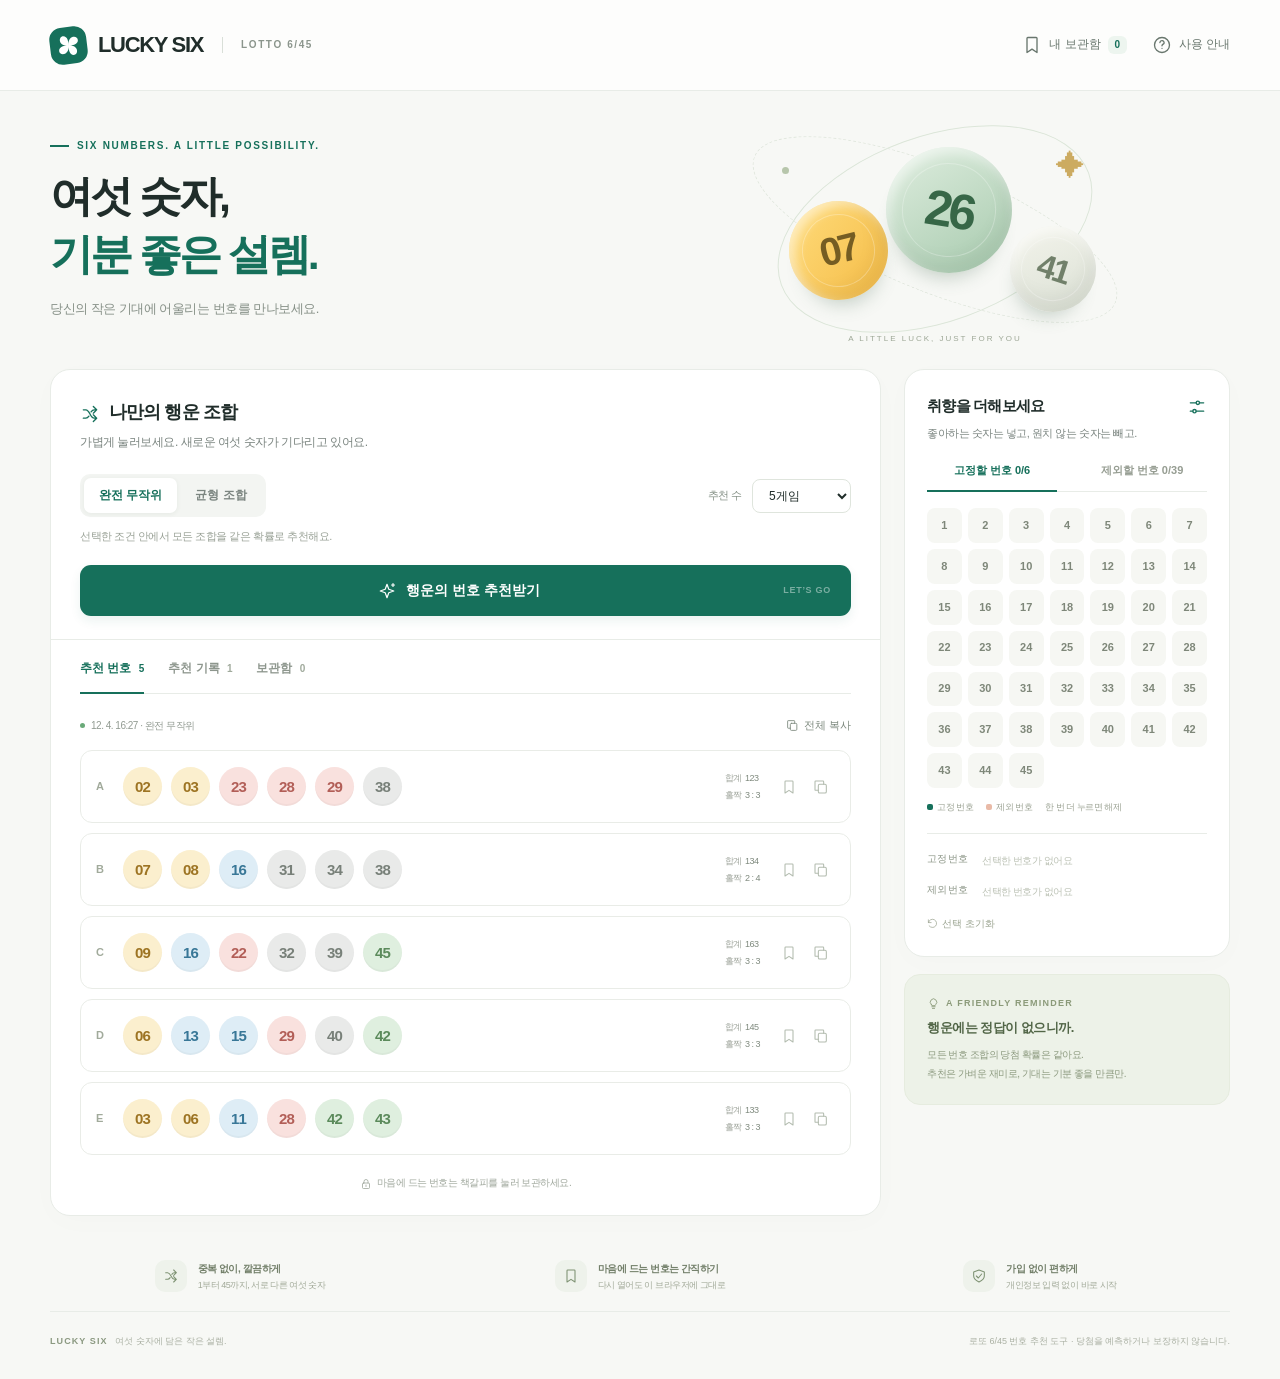
<file: lotto.html>
<!DOCTYPE html>
<html lang="ko">
<head>
  <meta charset="UTF-8">
  <meta name="viewport" content="width=device-width, initial-scale=1.0">
  <meta name="theme-color" content="#16705b">
  <meta name="description" content="나만의 로또 6/45 번호 추천. 고정 번호와 제외 번호를 설정하고 마음에 드는 조합을 보관하세요.">
  <title>LUCKY SIX — 여섯 숫자, 작은 설렘</title>
  <style>
    :root{--bg:#f7f8f5;--paper:#fff;--ink:#202d2a;--sub:#7b8580;--line:#e8ece7;--green:#16705b;--deep:#124d40;--mint:#edf5ef;--orange:#e39a37;--radius:20px;--shadow:0 6px 30px #263e2c04}
    *{box-sizing:border-box}body{margin:0;background:var(--bg);color:var(--ink);font-family:Inter,"Pretendard","Noto Sans KR",-apple-system,BlinkMacSystemFont,"Segoe UI","Malgun Gothic",sans-serif;font-size:14px;letter-spacing:-.035em;line-height:1.6}button,select{font:inherit}button{cursor:pointer}button,a{-webkit-tap-highlight-color:transparent}button{color:inherit}button:disabled{cursor:wait;opacity:.6}button:focus-visible,a:focus-visible,summary:focus-visible{outline:3px solid #deae53;outline-offset:4px}button{border:0}svg{width:20px;height:20px;vertical-align:middle;flex-shrink:0}a{color:inherit;text-decoration:none}.shell{width:min(1180px,calc(100% - 64px));margin:auto}.site-header{height:91px;border-bottom:1px solid var(--line);background:#ffffffb8}.header-inner{height:100%;display:flex;align-items:center;justify-content:space-between}.brand{display:flex;align-items:center;gap:11px;letter-spacing:-.06em;font-size:22px;font-weight:850}.brand-mark{width:37px;height:37px;border-radius:12px;background:var(--green);display:grid;place-items:center;color:#fff;transform:rotate(-7deg)}.brand-mark svg{width:25px;height:25px;transform:rotate(7deg)}.brand small{margin-left:8px;border-left:1px solid #d9dfd8;padding-left:18px;color:#8b958c;font-size:10px;letter-spacing:.16em;font-weight:600}.header-actions{display:flex;align-items:center;gap:25px}.header-action{display:flex;align-items:center;gap:7px;background:none;padding:7px 0;font-size:12px;color:#68766d}.header-action:hover{color:var(--green)}.counter{font-size:10px;font-weight:800;min-width:19px;padding:1px 5px;background:var(--mint);border-radius:6px;color:var(--green)}.hero{display:grid;grid-template-columns:1fr 1fr;align-items:center;min-height:278px;padding-top:17px;padding-bottom:19px}.eyebrow{font-size:10px;font-weight:800;letter-spacing:.17em;color:var(--green);display:flex;align-items:center;gap:8px;margin:0 0 14px}.eyebrow:before{content:"";width:19px;height:2px;background:var(--green)}h1{font-size:43px;line-height:1.34;letter-spacing:-.07em;margin:0 0 15px;font-weight:760}h1 span{color:var(--green)}.hero-copy>p:last-child{font-size:13px;color:#869087;margin:0}.hero-art{height:240px;position:relative;overflow:hidden;display:flex;align-items:center;justify-content:center;isolation:isolate}.orbit{position:absolute;border:1px solid #dce6d9;border-radius:50%;width:328px;height:186px;transform:rotate(-20deg);z-index:-1}.orbit.two{width:390px;height:125px;transform:rotate(22deg);border-style:dashed;border-color:#e2e8df}.art-ball{display:grid;place-items:center;position:absolute;border-radius:50%;font-weight:750;letter-spacing:-.08em;box-shadow:inset -9px -12px 17px #0000000d,inset 5px 6px 12px #ffffff8a,0 17px 20px -14px #46695055}.art-ball:after{content:"";position:absolute;inset:13%;border-radius:50%;border:1px solid #ffffff44}.art-one{width:99px;height:99px;background:linear-gradient(140deg,#ffdc7b,#f4bb46);font-size:39px;left:calc(50% - 146px);top:92px;transform:rotate(-14deg);color:#755d23}.art-two{width:126px;height:126px;background:linear-gradient(140deg,#e0eee0,#a5c9ac);font-size:50px;left:calc(50% - 49px);top:38px;transform:rotate(9deg);color:#376747}.art-three{width:86px;height:86px;background:linear-gradient(140deg,#f5f5ed,#d9dfd3);font-size:33px;left:calc(50% + 75px);top:117px;transform:rotate(18deg);color:#71806a}.art-star{position:absolute;color:#ccab61;font-size:29px;left:calc(50% + 121px);top:34px}.art-dot{position:absolute;width:7px;height:7px;background:#b7c6ab;border-radius:50%;left:calc(50% - 153px);top:58px}.art-caption{position:absolute;bottom:3px;left:0;right:0;text-align:center;font-size:8px;letter-spacing:.25em;color:#9da796}.workspace{display:grid;grid-template-columns:minmax(0,1fr) 326px;gap:23px;align-items:start}.card{background:var(--paper);border:1px solid var(--line);border-radius:var(--radius);box-shadow:var(--shadow)}.generator-head{padding:28px 29px 23px;border-bottom:1px solid var(--line)}.section-heading{display:flex;align-items:center;gap:9px}.section-heading svg{color:var(--green)}h2{font-size:18px;letter-spacing:-.05em;margin:0;font-weight:750}.small-label{margin:6px 0 22px;color:var(--sub);font-size:12px}.option-row{display:flex;align-items:center;justify-content:space-between;gap:18px}.mode-switch{display:flex;padding:4px;gap:3px;border-radius:10px;background:#f3f5f2}.mode-switch button{padding:8px 15px;border-radius:7px;font-size:12px;white-space:nowrap;color:var(--sub);background:transparent;font-weight:600}.mode-switch button.active{color:var(--green);background:#fff;box-shadow:0 1px 5px #233e2510}.count-field{display:flex;align-items:center;gap:10px;font-size:11px;color:#849085;white-space:nowrap}.count-field select{font-size:12px;color:var(--ink);border:1px solid #dfe5dd;background:#fff;padding:8px 27px 8px 12px;border-radius:8px;cursor:pointer}.mode-description{font-size:11px;color:#9aa297;min-height:18px;margin:11px 0 19px}.generate-btn{display:flex;align-items:center;justify-content:center;gap:10px;width:100%;padding:14px 20px;border-radius:11px;background:var(--green);color:white;font-size:14px;font-weight:650;box-shadow:0 5px 11px #16705b15;transition:background .2s,transform .2s}.generate-btn:hover{background:var(--deep);transform:translateY(-1px)}.generate-btn svg{width:18px;height:18px}.generate-btn .key-label{font-size:9px;letter-spacing:.08em;color:#ffffff6e;margin-left:auto}.generate-btn .btn-spacer{width:35px;margin-right:auto}.inline-error{margin:12px 0 0;border-radius:8px;padding:10px 12px;background:#fff3ef;color:#ac5139;font-size:12px}.inline-error[hidden]{display:none}.results-section{padding:0 29px 24px}.tabs{display:flex;align-items:center;gap:24px;border-bottom:1px solid var(--line);margin-bottom:19px}.tab{background:none;border-bottom:2px solid transparent;margin-bottom:-1px;padding:19px 0 14px;font-size:12px;font-weight:600;color:#8d968d;white-space:nowrap}.tab.active{color:var(--green);border-color:var(--green)}.tab .tab-count{margin-left:4px;font-size:10px;font-weight:600;color:#a0aa9c}.tab.active .tab-count{color:var(--green)}.result-meta{display:flex;align-items:center;justify-content:space-between;font-size:10px;color:#929b92;margin-bottom:12px}.live-dot{display:inline-block;width:5px;height:5px;background:#6aaa79;border-radius:50%;margin-right:6px;vertical-align:middle}.text-button{background:none;color:#7d897e;font-size:11px;display:inline-flex;align-items:center;gap:5px;padding:4px 0}.text-button:hover{color:var(--green)}.text-button svg{width:13px;height:13px}.result-list{display:grid;gap:10px}.result-row{display:flex;align-items:center;gap:15px;border:1px solid #e9ece7;border-radius:12px;padding:16px 15px;min-width:0;background:#fff;transition:background .2s,border-color .2s;animation:arrive .35s both}.result-row:nth-child(2){animation-delay:40ms}.result-row:nth-child(3){animation-delay:80ms}.result-row:nth-child(4){animation-delay:120ms}.result-row:nth-child(5){animation-delay:160ms}.result-row:hover{background:#fcfdfa;border-color:#d8e3d7}.row-letter{font-size:11px;font-weight:700;color:#a1aa9b;width:12px;flex-shrink:0}.number-balls{display:flex;gap:9px;align-items:center}.ball{width:39px;height:39px;display:inline-flex;justify-content:center;align-items:center;border-radius:50%;font-size:15px;font-weight:750;letter-spacing:-.05em;box-shadow:inset 0 -2px 0 #00000007;flex-shrink:0;font-variant-numeric:tabular-nums}.ball-yellow{background:#fbefce;color:#9d7423}.ball-blue{background:#deedf6;color:#387797}.ball-red{background:#f9e1de;color:#b25e57}.ball-gray{background:#e9eae9;color:#788079}.ball-green{background:#dfefdf;color:#5b8a5b}.row-info{margin-left:auto;font-size:9px;line-height:1.9;color:#a0a69d;white-space:nowrap;font-variant-numeric:tabular-nums}.row-info strong{color:#7e897d;font-weight:500;margin-left:3px}.row-actions{display:flex;align-items:center;gap:4px}.icon-button{display:grid;place-items:center;width:28px;height:30px;background:transparent;color:#b3bcaf;border-radius:7px;padding:0}.icon-button:hover{background:#edf3e9;color:var(--green)}.icon-button svg{width:16px;height:16px}.icon-button.is-saved{color:var(--green);background:var(--mint)}.icon-button.is-saved svg{fill:#16705b18}.result-footnote{text-align:center;color:#9fa79c;font-size:10px;margin:20px 0 0;display:flex;gap:5px;justify-content:center;align-items:center}.result-footnote svg{width:12px;height:12px}.sidebar{display:grid;gap:17px}.preferences{padding:24px 22px}.sidebar h2{font-size:15px}.sidebar .small-label{font-size:11px;margin:7px 0 19px}.preference-switch{display:flex;border-bottom:1px solid var(--line);margin-bottom:16px;gap:20px}.preference-switch button{font-size:11px;flex:1;white-space:nowrap;padding:0 0 11px;background:none;color:#969d92;border-bottom:2px solid transparent;margin-bottom:-1px;font-weight:600}.preference-switch button.active{color:var(--green);border-color:var(--green)}.preference-switch button[data-select-mode="exclude"].active{color:#bd725c;border-color:#bd725c}.number-grid{display:grid;grid-template-columns:repeat(7,1fr);gap:6px}.number-choice{aspect-ratio:1;background:#f6f7f3;border:1px solid transparent;border-radius:8px;display:grid;place-items:center;font-size:11px;font-weight:550;color:#7e8779;padding:0;transition:background .15s,transform .15s}.number-choice:hover{background:#e8eee3;transform:translateY(-1px)}.number-choice.fixed{background:var(--green);color:white}.number-choice.excluded{color:#c38c7b;background:#fcf0eb;text-decoration:line-through;border-color:#f1dfd6}.number-choice:focus-visible{outline-offset:1px}.grid-legend{display:flex;gap:13px;font-size:9px;color:#9ba293;margin:12px 0 18px}.grid-legend i{width:6px;height:6px;border-radius:2px;display:inline-block;margin-right:4px;background:var(--green)}.grid-legend i.exclude{background:#e9baa7}.selection-summary{padding-top:15px;border-top:1px solid var(--line);display:grid;gap:9px}.selection-line{display:flex;align-items:flex-start;gap:8px;font-size:10px}.selection-line>span{color:#8b9586;min-width:47px;padding-top:2px}.selection-values{display:flex;gap:4px;flex-wrap:wrap;align-items:center;min-height:22px}.selection-values em{font-style:normal;color:#bcc2b5;font-size:10px;padding-top:2px}.selection-chip{font-size:10px;background:var(--mint);color:var(--green);border-radius:4px;padding:2px 5px;line-height:1.7}.selection-chip.excluded{background:#fcf0eb;color:#ba806b}.selection-chip span{opacity:.5;padding-left:3px}.reset-button{font-size:10px;color:#9ba491;background:none;margin:14px 0 0;padding:0;display:flex;align-items:center;gap:4px}.reset-button:hover{color:var(--green)}.reset-button svg{width:11px;height:11px}.note-card{padding:21px 22px;background:#edf2e8;border:1px solid #e6ecdf;border-radius:16px}.note-kicker{font-size:9px;font-weight:750;color:#8b9a79;letter-spacing:.14em;margin:0 0 8px;display:flex;align-items:center;gap:6px}.note-kicker svg{width:13px;height:13px}.note-card h3{font-size:13px;color:#526647;margin:0 0 6px;font-weight:650}.note-card>p:last-child{font-size:10px;line-height:1.9;color:#8c9a7f;margin:0}.bottom-strip{margin:25px 0 0;padding:19px 0;display:grid;grid-template-columns:repeat(3,1fr);gap:20px;border-bottom:1px solid var(--line)}.benefit{display:flex;align-items:center;gap:11px;justify-content:center}.benefit-icon{width:32px;height:32px;border-radius:10px;background:#eef2eb;display:grid;place-items:center;color:#7e9273}.benefit-icon svg{width:16px;height:16px}.benefit strong{display:block;font-size:10px;color:#727f69;font-weight:600}.benefit p{margin:1px 0 0;font-size:9px;color:#a1a998}.site-footer{padding:22px 0 30px;display:flex;justify-content:space-between;gap:15px;font-size:9px;color:#aab0a3;letter-spacing:0}.site-footer b{font-weight:700;letter-spacing:.12em;color:#8b9981}.site-footer p{margin:0}.empty-state{text-align:center;padding:49px 12px 60px;color:var(--sub)}.empty-state>svg{width:29px;height:29px;color:#9caf8e;margin-bottom:12px}.empty-state h3{font-size:14px;color:#66785c;margin:0 0 6px}.empty-state p{font-size:11px;margin:0}.history-item{border:1px solid var(--line);border-radius:11px;margin-bottom:10px;overflow:hidden}.history-item summary{display:flex;align-items:center;gap:8px;padding:14px 15px;cursor:pointer;font-size:11px;color:#6e7c65;list-style:none}.history-item summary::-webkit-details-marker{display:none}.history-item summary:after{content:"+";margin-left:auto;color:#8b9d7e}.history-item[open] summary:after{content:"−"}.history-item summary span{font-size:10px;color:#a0aa97}.history-games{padding:0 9px 9px;display:grid;gap:6px}.history-games .result-row{border-color:#eff1ec;padding:12px 9px;gap:12px;animation:none}.history-games .ball{width:34px;height:34px;font-size:13px}.history-games .number-balls{gap:7px}.history-games .row-info{display:none}.history-games .row-actions{margin-left:auto}.toast{position:fixed;bottom:28px;left:50%;transform:translate(-50%,15px);background:#203a30;color:white;border-radius:12px;padding:13px 21px;font-size:12px;box-shadow:0 7px 30px #18312526;opacity:0;pointer-events:none;transition:opacity .2s,transform .2s;z-index:20;max-width:calc(100% - 32px);text-align:center;width:max-content}.toast.visible{opacity:1;transform:translate(-50%,0)}dialog{border:1px solid var(--line);border-radius:20px;padding:30px;max-width:460px;width:calc(100% - 40px);color:var(--ink);box-shadow:0 30px 100px #18312522}dialog::backdrop{background:#172b2560;backdrop-filter:blur(3px)}.dialog-heading{display:flex;align-items:center;justify-content:space-between;gap:10px;margin-bottom:22px}.dialog-heading h2{font-size:20px}dialog h3{font-size:13px;margin:18px 0 5px;color:var(--green)}dialog p{font-size:12px;color:#87907f;line-height:1.9;margin:0}dialog .dialog-close{margin-top:25px;width:100%;padding:12px;background:var(--green);color:white;border-radius:9px}.help-probability{margin-top:19px;background:var(--mint);padding:14px;border-radius:10px;font-size:12px;color:var(--green);text-align:center}.help-probability strong{font-size:18px;display:block;letter-spacing:.02em}.sr-only{position:absolute;width:1px;height:1px;padding:0;margin:-1px;overflow:hidden;clip:rect(0,0,0,0);white-space:nowrap;border:0}@keyframes arrive{from{opacity:0;transform:translateY(7px)}to{opacity:1;transform:translateY(0)}}
    @media(min-width:1400px){.shell{width:1180px}.hero{min-height:292px}.hero-art{margin-right:45px}.workspace{grid-template-columns:minmax(0,1fr) 342px;gap:26px}.generator-head{padding:28px 32px 23px}.results-section{padding:0 32px 26px}.result-row{padding:17px 18px;gap:18px}.number-balls{gap:11px}.ball{width:42px;height:42px;font-size:16px}.preferences{padding:25px 25px}.number-grid{gap:7px}}
    @media(max-width:1080px){.shell{width:calc(100% - 48px)}.workspace{grid-template-columns:minmax(0,1fr) 290px;gap:18px}.generator-head{padding:23px 21px 21px}.results-section{padding:0 21px 22px}.result-row{gap:10px;padding:15px 11px}.number-balls{gap:6px}.ball{width:34px;height:34px;font-size:14px}.row-info{display:none}.row-actions{margin-left:auto}.preferences{padding:23px 18px}.option-row{gap:10px}.mode-switch button{padding:8px 10px}.count-field{gap:6px}.hero{min-height:265px}h1{font-size:39px}}
    @media(max-width:800px){.shell{width:calc(100% - 40px);max-width:620px}.site-header{height:77px}.brand{font-size:20px}.brand small{display:none}.header-actions{gap:18px}.header-action{font-size:11px}.header-action svg{width:17px;height:17px}.hero{min-height:250px;grid-template-columns:1.1fr .9fr;padding:26px 0}.hero-art{height:200px;margin-right:-10px}.orbit{width:220px;height:140px}.orbit.two{width:255px;height:105px}.art-one{width:70px;height:70px;font-size:28px;left:calc(50% - 89px);top:89px}.art-two{width:88px;height:88px;font-size:36px;left:calc(50% - 28px);top:36px}.art-three{width:61px;height:61px;font-size:24px;left:calc(50% + 40px);top:117px}.art-star{left:calc(50% + 68px);top:28px;font-size:24px}.art-dot{left:calc(50% - 82px);top:38px}.art-caption{font-size:6px;letter-spacing:.12em;bottom:0}h1{font-size:32px;line-height:1.4}.eyebrow{font-size:8px;letter-spacing:.1em}.hero-copy>p:last-child{font-size:10px;max-width:190px;word-break:keep-all}.workspace{display:flex;flex-direction:column;gap:18px}.generator{width:100%}.sidebar{width:100%;grid-template-columns:1fr}.preferences{padding:24px}.number-grid{grid-template-columns:repeat(9,1fr);gap:8px}.number-choice{font-size:12px}.sidebar h2{font-size:16px}.sidebar .small-label{margin-bottom:19px}.selection-line{font-size:11px}.preference-switch{max-width:280px}.grid-legend{font-size:10px}.note-card{padding:20px 24px}.note-card h3{font-size:14px}.note-card>p:last-child{font-size:11px}.result-row{padding:17px 16px;gap:15px}.number-balls{gap:10px}.ball{width:42px;height:42px;font-size:16px}.row-info{display:block}.row-actions{margin-left:0}.bottom-strip{gap:12px}.benefit{gap:7px}.benefit strong{font-size:9px}.benefit p{font-size:8px}.benefit-icon{width:27px;height:27px}.site-footer{flex-wrap:wrap;gap:5px}.site-footer p:last-child{width:100%}.note-kicker{font-size:9px}}
    @media(max-width:500px){.shell{width:calc(100% - 32px)}.header-actions{gap:14px}.header-action .help-label{display:none}.brand{font-size:18px;gap:8px}.brand-mark{width:31px;height:31px;border-radius:10px}.brand-mark svg{width:21px;height:21px}.hero{min-height:228px;padding:18px 0;grid-template-columns:1.2fr .8fr}.hero-art{height:185px;margin-left:-25px;margin-right:-8px}h1{font-size:28px}.eyebrow{font-size:7px;gap:5px;margin-bottom:12px}.eyebrow:before{width:12px}.hero-copy>p:last-child{font-size:10px;max-width:172px}.art-one{width:57px;height:57px;font-size:24px;left:calc(50% - 65px);top:84px}.art-two{width:73px;height:73px;font-size:30px;left:calc(50% - 17px);top:33px}.art-three{width:51px;height:51px;font-size:20px;left:calc(50% + 34px);top:108px}.orbit{width:166px;height:121px}.orbit.two{width:175px;height:85px}.art-star{left:calc(50% + 62px);top:18px;font-size:20px}.art-dot{left:calc(50% - 55px);top:34px;width:5px;height:5px}.art-caption{font-size:5px;letter-spacing:.05em;bottom:5px}.generator-head{padding:23px 18px 20px}h2{font-size:16px}.small-label{font-size:11px;margin-bottom:18px}.option-row{gap:8px}.mode-switch{gap:0;padding:3px}.mode-switch button{font-size:10px;padding:8px 10px}.count-field{font-size:10px;gap:5px}.count-field select{font-size:11px;padding:8px 19px 8px 8px;max-width:83px}.mode-description{font-size:10px;margin:10px 0 16px;word-break:keep-all}.generate-btn{padding:13px 15px;font-size:13px}.generate-btn .key-label,.generate-btn .btn-spacer{display:none}.results-section{padding:0 13px 22px}.tabs{margin:0 5px 17px;gap:23px}.tab{font-size:11px;padding:18px 0 13px}.result-meta{margin:0 5px 12px;font-size:9px}.result-row{padding:14px 10px;gap:9px;border-radius:10px}.row-letter{font-size:9px;width:9px}.number-balls{gap:6px}.ball{width:34px;height:34px;font-size:14px}.row-info{display:none}.row-actions{gap:1px;margin-left:auto}.icon-button{width:24px;height:28px}.icon-button svg{width:14px;height:14px}.result-footnote{font-size:9px;margin-top:18px}.preferences{padding:22px 21px}.number-grid{gap:7px}.number-choice{border-radius:7px;font-size:11px}.bottom-strip{grid-template-columns:1fr;gap:17px;padding:22px 0}.benefit{justify-content:flex-start;padding-left:12px;gap:11px}.benefit strong{font-size:11px}.benefit p{font-size:10px}.benefit-icon{width:33px;height:33px}.site-footer{font-size:8px}.history-games .result-row{gap:6px;padding:12px 6px}.history-games .ball{width:30px;height:30px;font-size:12px}.history-games .number-balls{gap:5px}.history-games .icon-button{width:23px}.history-item summary{padding:13px 12px;font-size:10px}.history-item summary span{font-size:9px}}
    @media(max-width:359px){.count-field>span{display:none}.ball{width:30px;height:30px;font-size:12px}.number-balls{gap:5px}.result-row{gap:7px;padding:12px 8px}.icon-button{width:22px}.tabs{gap:20px}.hero-art{opacity:.8}.hero-copy{z-index:1}.header-action{font-size:10px}.number-grid{gap:5px}.history-games .ball{width:26px;height:26px}.history-games .number-balls{gap:4px}}
    @media(prefers-reduced-motion:reduce){*,*:before,*:after{animation:none!important;transition:none!important;scroll-behavior:auto!important}}
  </style>
</head>
<body>
  <a class="sr-only" href="#generator">번호 추천으로 바로 가기</a>
  <header class="site-header">
    <div class="shell header-inner">
      <a class="brand" href="./lotto.html" aria-label="럭키 식스 홈"><span class="brand-mark" aria-hidden="true"><svg viewBox="0 0 24 24" fill="none"><path d="M12 12C2 13 2 3 7 3c4 0 5 5 5 9Zm0 0C11 2 21 2 21 7c0 4-5 5-9 5Zm0 0c10-1 10 9 5 9-4 0-5-5-5-9Zm0 0c1 10-9 10-9 5 0-4 5-5 9-5Z" fill="currentColor"/></svg></span>LUCKY SIX <small>LOTTO 6/45</small></a>
      <nav class="header-actions" aria-label="보조 메뉴"><button class="header-action" id="open-saved"><span data-icon="bookmark"></span>내 보관함 <span class="counter" id="header-saved-count">0</span></button><button class="header-action" id="open-help" aria-haspopup="dialog"><span data-icon="help"></span><span class="help-label">사용 안내</span></button></nav>
    </div>
  </header>
  <main class="shell">
    <section class="hero" aria-labelledby="hero-title">
      <div class="hero-copy"><p class="eyebrow">SIX NUMBERS. A LITTLE POSSIBILITY.</p><h1 id="hero-title">여섯 숫자,<br><span>기분 좋은 설렘.</span></h1><p>당신의 작은 기대에 어울리는 번호를 만나보세요.</p></div>
      <div class="hero-art" aria-hidden="true"><div class="orbit"></div><div class="orbit two"></div><span class="art-dot"></span><span class="art-star">✦</span><div class="art-ball art-one">07</div><div class="art-ball art-two">26</div><div class="art-ball art-three">41</div><span class="art-caption">A LITTLE LUCK, JUST FOR YOU</span></div>
    </section>
    <div class="workspace">
      <section class="card generator" id="generator" aria-labelledby="generator-title">
        <div class="generator-head"><div class="section-heading"><span data-icon="shuffle"></span><h2 id="generator-title">나만의 행운 조합</h2></div><p class="small-label">가볍게 눌러보세요. 새로운 여섯 숫자가 기다리고 있어요.</p>
          <div class="option-row"><div class="mode-switch" role="group" aria-label="추천 방식"><button class="active" data-mode="random" aria-pressed="true">완전 무작위</button><button data-mode="balanced" aria-pressed="false">균형 조합</button></div><label class="count-field" for="game-count"><span>추천 수</span><select id="game-count"><option value="1">1게임</option><option value="3">3게임</option><option value="5" selected>5게임</option><option value="10">10게임</option></select></label></div>
          <p class="mode-description" id="mode-description">선택한 조건 안에서 모든 조합을 같은 확률로 추천해요.</p>
          <button class="generate-btn" id="generate"><span class="btn-spacer"></span><span data-icon="sparkles"></span><span id="generate-label">행운의 번호 추천받기</span><span class="key-label" aria-hidden="true">LET’S GO</span></button><p class="inline-error" id="generation-error" role="alert" hidden></p>
        </div>
        <div class="results-section"><div class="tabs" role="tablist" aria-label="추천 번호와 기록"><button class="tab active" id="tab-current" role="tab" aria-selected="true" aria-controls="panel-current" tabindex="0" data-view="current">추천 번호 <span class="tab-count" id="current-count">5</span></button><button class="tab" id="tab-history" role="tab" aria-selected="false" aria-controls="panel-history" tabindex="-1" data-view="history">추천 기록 <span class="tab-count" id="history-count">0</span></button><button class="tab" id="tab-saved" role="tab" aria-selected="false" aria-controls="panel-saved" tabindex="-1" data-view="saved">보관함 <span class="tab-count" id="saved-count">0</span></button></div>
          <div id="panel-current" role="tabpanel" aria-labelledby="tab-current"><div class="result-meta"><span id="result-time"><span class="live-dot"></span>방금 추천한 번호</span><button class="text-button" id="copy-all"><span data-icon="copy"></span>전체 복사</button></div><div class="result-list" id="current-list"></div><p class="result-footnote"><span data-icon="lock"></span>마음에 드는 번호는 책갈피를 눌러 보관하세요.</p></div>
          <div id="panel-history" role="tabpanel" aria-labelledby="tab-history" hidden><div class="result-meta"><span>이 브라우저에 최근 20회까지 보관해요.</span><span id="history-total"></span></div><div id="history-list"></div></div>
          <div id="panel-saved" role="tabpanel" aria-labelledby="tab-saved" hidden><div class="result-meta"><span>다시 만나고 싶은 나의 번호</span><button class="text-button" id="copy-saved"><span data-icon="copy"></span>전체 복사</button></div><div class="result-list" id="saved-list"></div></div>
        </div>
      </section>
      <aside class="sidebar" aria-label="번호 선택 설정과 안내">
        <section class="card preferences" aria-labelledby="preferences-title"><div class="section-heading"><h2 id="preferences-title">취향을 더해보세요</h2><span data-icon="sliders" style="margin-left:auto;color:#a7b19e"></span></div><p class="small-label">좋아하는 숫자는 넣고, 원치 않는 숫자는 빼고.</p><div class="preference-switch" role="group" aria-label="번호 선택 용도"><button class="active" data-select-mode="fixed" aria-pressed="true">고정할 번호 <span id="fixed-count">0</span>/6</button><button data-select-mode="exclude" aria-pressed="false">제외할 번호 <span id="exclude-count">0</span>/39</button></div><div class="number-grid" id="number-grid" role="group" aria-label="고정할 번호 선택"></div><div class="grid-legend"><span><i></i>고정 번호</span><span><i class="exclude"></i>제외 번호</span><span>한 번 더 누르면 해제</span></div><div class="selection-summary"><div class="selection-line"><span>고정 번호</span><div class="selection-values" id="fixed-values"></div></div><div class="selection-line"><span>제외 번호</span><div class="selection-values" id="excluded-values"></div></div></div><button class="reset-button" id="reset-options"><span data-icon="reset"></span>선택 초기화</button></section>
        <section class="note-card"><p class="note-kicker"><span data-icon="lightbulb"></span>A FRIENDLY REMINDER</p><h3>행운에는 정답이 없으니까.</h3><p>모든 번호 조합의 당첨 확률은 같아요.<br>추천은 가벼운 재미로, 기대는 기분 좋을 만큼만.</p></section>
      </aside>
    </div>
    <div class="bottom-strip"><div class="benefit"><span class="benefit-icon" data-icon="shuffle"></span><div><strong>중복 없이, 깔끔하게</strong><p>1부터 45까지, 서로 다른 여섯 숫자</p></div></div><div class="benefit"><span class="benefit-icon" data-icon="bookmark"></span><div><strong>마음에 드는 번호는 간직하기</strong><p>다시 열어도 이 브라우저에 그대로</p></div></div><div class="benefit"><span class="benefit-icon" data-icon="shield"></span><div><strong>가입 없이 편하게</strong><p>개인정보 입력 없이 바로 시작</p></div></div></div>
    <footer class="site-footer"><p><b>LUCKY SIX</b> &nbsp; 여섯 숫자에 담은 작은 설렘.</p><p>로또 6/45 번호 추천 도구 · 당첨을 예측하거나 보장하지 않습니다.</p></footer>
  </main>
  <dialog id="help-dialog" aria-labelledby="help-title"><div class="dialog-heading"><h2 id="help-title">작은 행운을 고르는 방법</h2><button class="icon-button" id="close-help" aria-label="사용 안내 닫기"><span data-icon="close"></span></button></div><h3>01. 원하는 방식으로 추천받기</h3><p>완전 무작위는 선택한 고정·제외 조건에 맞는 조합을 무작위로 골라요. 균형 조합은 여기에 홀수와 짝수, 낮은 수(1~22)와 높은 수(23~45)가 각각 2~4개씩 포함되는 조건을 더해요.</p><h3>02. 나만의 조건 더하기</h3><p>고정할 번호 또는 제외할 번호를 선택한 뒤 숫자를 눌러주세요. 다른 용도로 지정된 숫자를 누르면 용도가 바뀌어요. 설정은 다음 추천부터 반영돼요. 같은 회차의 추천에는 동일한 조합이 중복되지 않아요.</p><h3>03. 마음에 드는 조합 보관하기</h3><p>번호 옆 책갈피로 최대 100개 조합을 보관할 수 있어요. 추천 기록과 보관함은 현재 브라우저에만 저장되며, 브라우저 데이터를 지우면 함께 사라져요. 비공개 모드나 저장이 차단된 환경에서는 보관되지 않을 수 있어요.</p><div class="help-probability">한 조합의 6개 번호가 모두 일치할 확률<strong>1 / 8,145,060</strong></div><p style="margin-top:12px;text-align:center;font-size:10px">균형 조건이나 과거 기록은 당첨 확률을 높여주지 않아요.</p><button class="dialog-close" id="help-done">좋아요, 시작할게요</button></dialog>
  <div class="toast" id="toast" role="status" aria-live="polite" aria-atomic="true"></div>
  <div class="sr-only" id="generation-announcement" aria-live="polite" aria-atomic="true"></div>
  <script>
    'use strict';
    const $ = (selector) => document.querySelector(selector);
    const $$ = (selector) => [...document.querySelectorAll(selector)];
    const ICONS = {
      shuffle:'<path d="m16 3 4 4-4 4M4 7h3c5 0 5 10 10 10h3M16 13l4 4-4 4M4 17h3c1.6 0 2.7-1 3.7-2.5M13.3 9.5C14.3 8 15.4 7 17 7h3"/>',
      bookmark:'<path d="M6 4a1 1 0 0 1 1-1h10a1 1 0 0 1 1 1v17l-6-4-6 4V4Z"/>',
      help:'<circle cx="12" cy="12" r="9"/><path d="M9.5 9a2.5 2.5 0 0 1 5 .5c0 1.5-2.5 1.5-2.5 3.5M12 16h.01"/>',
      copy:'<rect x="8" y="8" width="12" height="13" rx="2"/><path d="M16 8V4a1 1 0 0 0-1-1H4a1 1 0 0 0-1 1v12a1 1 0 0 0 1 1h4"/>',
      sparkles:'<path d="m12 3 2.4 6.6L21 12l-6.6 2.4L12 21l-2.4-6.6L3 12l6.6-2.4L12 3ZM20 2v4M18 4h4"/>',
      sliders:'<path d="M4 7h7M15 7h5M4 17h3M11 17h9"/><circle cx="13" cy="7" r="2"/><circle cx="9" cy="17" r="2"/>',
      reset:'<path d="M3 10a9 9 0 1 1 1.5 7M3 4v6h6"/>',
      lock:'<rect x="5" y="10" width="14" height="11" rx="2"/><path d="M8 10V7a4 4 0 0 1 8 0v3M12 14v3"/>',
      lightbulb:'<path d="M9 18h6M10 21h4M8 14a6 6 0 1 1 8 0c-1 .8-1 2-1 2H9s0-1.2-1-2Z"/>',
      shield:'<path d="m12 3 8 3v6c0 5-8 9-8 9s-8-4-8-9V6l8-3Z"/><path d="m8 12 3 3 5-6"/>',
      close:'<path d="m6 6 12 12M6 18 18 6"/>'
    };
    const icon = name => `<svg viewBox="0 0 24 24" fill="none" stroke="currentColor" stroke-width="1.6" stroke-linecap="round" stroke-linejoin="round" aria-hidden="true">${ICONS[name] || ''}</svg>`;
    $$('[data-icon]').forEach(el => { el.innerHTML = icon(el.dataset.icon); });
    const STORAGE_KEY = 'lucky-six-v1';
    const validNumber = n => Number.isInteger(n) && n >= 1 && n <= 45;
    const validGame = game => Array.isArray(game) && game.length === 6 && game.every(validNumber) && new Set(game).size === 6;
    const sorted = values => [...values].sort((a,b) => a-b);
    const gameKey = game => sorted(game).join('-');
    let storageWarningShown = false;
    let toastTimer;
    function toast(message) {
      clearTimeout(toastTimer);
      $('#toast').textContent = message;
      $('#toast').classList.add('visible');
      toastTimer = setTimeout(() => $('#toast').classList.remove('visible'), 3200);
    }
    function loadState() {
      let data;
      try { data = JSON.parse(localStorage.getItem(STORAGE_KEY) || '{}'); } catch { data = {}; }
      if (!data || typeof data !== 'object') data = {};
      const fixed = new Set(Array.isArray(data.fixed) ? data.fixed.filter(validNumber).slice(0,6) : []);
      const excluded = new Set(Array.isArray(data.excluded) ? data.excluded.filter(n => validNumber(n) && !fixed.has(n)).slice(0,39) : []);
      const history = Array.isArray(data.history) ? data.history.filter(batch => batch && Number.isFinite(batch.time) && Number.isFinite(new Date(batch.time).getTime()) && Array.isArray(batch.games) && batch.games.length > 0 && batch.games.length <= 10 && batch.games.every(validGame) && ['random','balanced'].includes(batch.mode)).slice(0,20).map(batch => ({time:batch.time, mode:batch.mode, games:batch.games.map(sorted)})) : [];
      const saved = Array.isArray(data.saved) ? [...new Map(data.saved.filter(validGame).map(game => [gameKey(game),sorted(game)])).values()].slice(0,100) : [];
      return {fixed,excluded,history,saved,mode:data.mode === 'balanced' ? 'balanced' : 'random',count:[1,3,5,10].includes(data.count) ? data.count : 5};
    }
    const state = loadState();
    let selectionMode = 'fixed';
    let currentView = 'current';
    let currentBatch = state.history[0] || null;
    function persist() {
      try { localStorage.setItem(STORAGE_KEY, JSON.stringify({...state, fixed:[...state.fixed], excluded:[...state.excluded]})); }
      catch { if (!storageWarningShown) { storageWarningShown = true; toast('브라우저 저장이 차단되어 있어요. 이번 창에서만 이용할 수 있어요.'); } }
    }
    // Count eligible combinations, then select distinct random ranks. This avoids
    // retry loops and gives every eligible combination the same selection chance.
    function createSampler(fixedNumbers, excludedNumbers, balanced) {
      const fixed = sorted(fixedNumbers);
      const unavailable = new Set([...fixedNumbers,...excludedNumbers]);
      const pool = Array.from({length:45},(_,i) => i+1).filter(n => !unavailable.has(n));
      const startOdd = fixed.filter(n => n%2).length;
      const startLow = fixed.filter(n => n<=22).length;
      const memo = new Map();
      function ways(index, remaining, odd, low) {
        if (remaining < 0 || pool.length-index < remaining) return 0;
        if (balanced && (odd>4 || low>4 || odd+remaining<2 || low+remaining<2)) return 0;
        if (remaining === 0) return 1;
        const key = balanced ? `${index},${remaining},${odd},${low}` : `${index},${remaining}`;
        if (memo.has(key)) return memo.get(key);
        const n = pool[index];
        const result = ways(index+1,remaining-1,odd+n%2,low+(n<=22 ? 1:0)) + ways(index+1,remaining,odd,low);
        memo.set(key,result);
        return result;
      }
      const total = ways(0,6-fixed.length,startOdd,startLow);
      function at(rank) {
        if (!Number.isInteger(rank) || rank<0 || rank>=total) throw new RangeError('조합 순위가 범위를 벗어났습니다.');
        const numbers = [...fixed];
        let remaining = 6-fixed.length, odd = startOdd, low = startLow;
        for (let index=0; remaining>0 && index<pool.length; index++) {
          const n = pool[index];
          const take = ways(index+1,remaining-1,odd+n%2,low+(n<=22 ? 1:0));
          if (rank < take) { numbers.push(n); remaining--; odd += n%2; low += n<=22 ? 1:0; }
          else rank -= take;
        }
        return sorted(numbers);
      }
      return {total,at};
    }
    function randomInt(max) {
      if (!Number.isInteger(max) || max<1 || max>0x100000000) throw new RangeError('잘못된 무작위 범위입니다.');
      if (!globalThis.crypto?.getRandomValues) return Math.floor(Math.random()*max);
      const limit = Math.floor(0x100000000/max)*max;
      const buffer = new Uint32Array(1);
      do { crypto.getRandomValues(buffer); } while (buffer[0] >= limit);
      return buffer[0]%max;
    }
    function sampleGames(sampler, count) {
      const swaps = new Map(), games = [];
      let remaining = sampler.total;
      for (let i=0;i<Math.min(count,sampler.total);i++) {
        const index = randomInt(remaining), rank = swaps.get(index) ?? index;
        swaps.set(index, swaps.get(remaining-1) ?? remaining-1);
        swaps.delete(remaining-1);
        remaining--;
        games.push(sampler.at(rank));
      }
      return games;
    }
    const ballClass = n => n<=10 ? 'yellow' : n<=20 ? 'blue' : n<=30 ? 'red' : n<=40 ? 'gray' : 'green';
    function rowHTML(game,index) {
      const key = gameKey(game), saved = state.saved.some(item => gameKey(item)===key);
      const odd = game.filter(n=>n%2).length;
      return `<div class="result-row"><span class="row-letter" aria-hidden="true">${String.fromCharCode(65+index%26)}</span><div class="number-balls" aria-label="${game.join(', ')}">${game.map(n=>`<span class="ball ball-${ballClass(n)}">${String(n).padStart(2,'0')}</span>`).join('')}</div><div class="row-info">합계<strong>${game.reduce((a,b)=>a+b,0)}</strong><br>홀짝<strong>${odd} : ${6-odd}</strong></div><div class="row-actions"><button class="icon-button ${saved?'is-saved':''}" data-save="${key}" aria-label="${game.join(', ')} ${saved?'보관 해제':'보관하기'}" aria-pressed="${saved}" title="${saved?'보관 해제':'보관하기'}">${icon('bookmark')}</button><button class="icon-button" data-copy="${key}" aria-label="${game.join(', ')} 복사" title="번호 복사">${icon('copy')}</button></div></div>`;
    }
    const formatTime = time => new Intl.DateTimeFormat('ko-KR',{month:'numeric',day:'numeric',hour:'2-digit',minute:'2-digit',hour12:false}).format(new Date(time));
    function renderCurrent() {
      $('#current-list').innerHTML = currentBatch ? currentBatch.games.map(rowHTML).join('') : '';
      $('#current-count').textContent = currentBatch?.games.length || 0;
      $('#result-time').innerHTML = currentBatch ? `<span class="live-dot"></span>${formatTime(currentBatch.time)} · ${currentBatch.mode==='balanced'?'균형 조합':'완전 무작위'}` : '';
    }
    function renderHistory() {
      $('#history-count').textContent = state.history.length;
      $('#history-total').textContent = `${state.history.length}회`;
      $('#history-list').innerHTML = state.history.length ? state.history.map(batch => `<details class="history-item"><summary>${formatTime(batch.time)}<span>· ${batch.mode==='balanced'?'균형 조합':'완전 무작위'} · ${batch.games.length}게임</span></summary><div class="history-games">${batch.games.map(rowHTML).join('')}</div></details>`).join('') : `<div class="empty-state">${icon('shuffle')}<h3>첫 번째 추천을 기다리고 있어요</h3><p>번호를 추천받으면 최근 기록이 여기에 남아요.</p></div>`;
    }
    function renderSaved() {
      $('#saved-count').textContent = state.saved.length;
      $('#header-saved-count').textContent = state.saved.length;
      $('#copy-saved').hidden = !state.saved.length;
      $('#saved-list').innerHTML = state.saved.length ? state.saved.map(rowHTML).join('') : `<div class="empty-state">${icon('bookmark')}<h3>마음에 드는 숫자를 간직해보세요</h3><p>번호 옆 책갈피를 누르면 이곳에서 다시 볼 수 있어요.</p></div>`;
    }
    function refreshSavedButtons() {
      $$('[data-save]').forEach(button => {
        const saved = state.saved.some(game => gameKey(game)===button.dataset.save);
        button.classList.toggle('is-saved',saved);
        button.setAttribute('aria-pressed',String(saved));
        button.setAttribute('aria-label',`${button.dataset.save.split('-').join(', ')} ${saved?'보관 해제':'보관하기'}`);
        button.title = saved?'보관 해제':'보관하기';
      });
    }
    function showView(view, moveFocus=false) {
      currentView = view;
      $$('.tab').forEach(tab => { const active = tab.dataset.view===view; tab.classList.toggle('active',active); tab.setAttribute('aria-selected',String(active)); tab.tabIndex=active?0:-1; });
      ['current','history','saved'].forEach(name => { $(`#panel-${name}`).hidden = name!==view; });
      if (moveFocus) $(`#tab-${view}`).focus();
    }
    function renderOptions() {
      $$('[data-mode]').forEach(button=>{ const active=button.dataset.mode===state.mode; button.classList.toggle('active',active);button.setAttribute('aria-pressed',String(active)); });
      $('#game-count').value=state.count;
      $('#mode-description').textContent=state.mode==='balanced'?'홀짝 · 낮은 수/높은 수를 각각 2~4개씩 고르게 담아요.':'선택한 조건 안에서 모든 조합을 같은 확률로 추천해요.';
      $$('[data-select-mode]').forEach(button=>{ const active=button.dataset.selectMode===selectionMode;button.classList.toggle('active',active);button.setAttribute('aria-pressed',String(active)); });
      $('#number-grid').setAttribute('aria-label',`${selectionMode==='fixed'?'고정할':'제외할'} 번호 선택`);
      if (!$('#number-grid').children.length) $('#number-grid').innerHTML=Array.from({length:45},(_,i)=>`<button class="number-choice" data-number="${i+1}" aria-pressed="false">${i+1}</button>`).join('');
      $$('[data-number]').forEach(button=>{
        const n=Number(button.dataset.number), fixed=state.fixed.has(n), excluded=state.excluded.has(n);
        button.classList.toggle('fixed',fixed);button.classList.toggle('excluded',excluded);
        button.setAttribute('aria-pressed',String(selectionMode==='fixed'?fixed:excluded));
        button.setAttribute('aria-label',`${n}번${fixed?', 고정 번호':excluded?', 제외 번호':''}`);
      });
      $('#fixed-count').textContent=state.fixed.size;$('#exclude-count').textContent=state.excluded.size;
      for (const [id, values, type] of [['fixed-values',state.fixed,'fixed'],['excluded-values',state.excluded,'excluded']]) {
        $(`#${id}`).innerHTML=values.size ? sorted(values).map(n=>`<button class="selection-chip ${type}" data-remove="${type}:${n}" aria-label="${n}번 ${type==='fixed'?'고정':'제외'} 해제">${n}<span aria-hidden="true">×</span></button>`).join('') : '<em>선택한 번호가 없어요</em>';
      }
    }
    function clearError() { $('#generation-error').hidden=true; }
    function generate(announce=true) {
      clearError();
      const sampler=createSampler(state.fixed,state.excluded,state.mode==='balanced');
      if (!sampler.total) {
        $('#generation-error').textContent='현재 고정·제외 번호로는 균형 조합을 만들 수 없어요. 조건을 줄이거나 완전 무작위를 선택해주세요.';
        $('#generation-error').hidden=false;
        return false;
      }
      const games=sampleGames(sampler,state.count);
      currentBatch={time:Date.now(),mode:state.mode,games};
      state.history.unshift(currentBatch);state.history=state.history.slice(0,20);
      persist();renderCurrent();renderHistory();showView('current');
      if (announce) {
        const message=games.length<state.count?`조건에 맞는 서로 다른 조합이 ${games.length}개라 ${games.length}게임을 추천했어요.`:`새로운 ${games.length}게임을 추천했어요.`;
        toast(message);$('#generation-announcement').textContent=`${message} 첫 번째 조합: ${games[0].join(', ')}.`;
      }
      return true;
    }
    function toggleNumber(n) {
      const target=selectionMode==='fixed'?state.fixed:state.excluded;
      const other=selectionMode==='fixed'?state.excluded:state.fixed;
      if (target.has(n)) target.delete(n);
      else {
        const max=selectionMode==='fixed'?6:39;
        if (target.size>=max) { toast(selectionMode==='fixed'?'고정 번호는 최대 6개까지 선택할 수 있어요.':'6개 번호를 남겨야 해요. 제외 번호는 최대 39개예요.');return; }
        const moved=other.delete(n);target.add(n);
        if (moved) toast(`${n}번을 ${selectionMode==='fixed'?'고정':'제외'} 번호로 바꿨어요.`);
      }
      clearError();persist();renderOptions();
    }
    async function copyText(value) {
      try {
        if (navigator.clipboard?.writeText) await navigator.clipboard.writeText(value);
        else throw new Error('clipboard fallback');
        toast('번호를 복사했어요. 행운을 빌어요!');
      } catch {
        const previous=document.activeElement;
        const input=document.createElement('textarea');input.value=value;input.style.cssText='position:fixed;top:0;left:-9999px';input.setAttribute('aria-label','복사할 번호');document.body.append(input);input.select();
        let success=false;
        try { success=document.execCommand('copy'); } catch {}
        input.remove();previous?.focus();toast(success?'번호를 복사했어요. 행운을 빌어요!':'복사 권한이 없어요. 화면의 번호를 직접 선택해 복사해주세요.');
      }
    }
    const formatGames=games=>games.map((game,i)=>`${i+1}. ${game.map(n=>String(n).padStart(2,'0')).join(', ')}`).join('\n');
    $('#generate').addEventListener('click',()=>generate());
    $$('[data-mode]').forEach(button=>button.addEventListener('click',()=>{state.mode=button.dataset.mode;clearError();renderOptions();persist();}));
    $('#game-count').addEventListener('change',event=>{state.count=Number(event.target.value);persist();});
    $$('[data-select-mode]').forEach(button=>button.addEventListener('click',()=>{selectionMode=button.dataset.selectMode;renderOptions();}));
    $('#number-grid').addEventListener('click',event=>{const button=event.target.closest('[data-number]');if(button)toggleNumber(Number(button.dataset.number));});
    $('#reset-options').addEventListener('click',()=>{state.fixed.clear();state.excluded.clear();clearError();persist();renderOptions();toast('고정·제외 번호를 모두 초기화했어요.');});
    $('.selection-summary').addEventListener('click',event=>{const button=event.target.closest('[data-remove]');if(!button)return;const [type,value]=button.dataset.remove.split(':');(type==='fixed'?state.fixed:state.excluded).delete(Number(value));clearError();persist();renderOptions();});
    $$('.tab').forEach(tab=>tab.addEventListener('click',()=>showView(tab.dataset.view)));
    $('.tabs').addEventListener('keydown',event=>{
      const tabs=$$('.tab'), index=tabs.indexOf(document.activeElement);if(index<0)return;
      let next;
      if(event.key==='ArrowRight')next=(index+1)%tabs.length;
      else if(event.key==='ArrowLeft')next=(index+tabs.length-1)%tabs.length;
      else if(event.key==='Home')next=0;else if(event.key==='End')next=tabs.length-1;else return;
      event.preventDefault();showView(tabs[next].dataset.view,true);
    });
    $('.results-section').addEventListener('click',event=>{
      const saveButton=event.target.closest('[data-save]'),copyButton=event.target.closest('[data-copy]');
      if(copyButton){copyText(copyButton.dataset.copy.split('-').map(n=>n.padStart(2,'0')).join(', '));return;}
      if(!saveButton)return;
      const key=saveButton.dataset.save, index=state.saved.findIndex(game=>gameKey(game)===key);
      if(index>=0){state.saved.splice(index,1);toast('보관함에서 번호를 꺼냈어요.');}
      else {if(state.saved.length>=100){toast('보관함은 최대 100개예요. 기존 조합을 해제한 뒤 보관해주세요.');return;}state.saved.unshift(key.split('-').map(Number));toast('마음에 드는 번호를 보관했어요.');}
      persist();renderSaved();refreshSavedButtons();
      if(currentView==='saved'){
        const buttons=$$('#saved-list [data-save]');
        (buttons[Math.min(Math.max(index,0),buttons.length-1)]||$('#tab-saved')).focus();
      }
    });
    $('#copy-all').addEventListener('click',()=>{if(currentBatch)copyText(formatGames(currentBatch.games));});
    $('#copy-saved').addEventListener('click',()=>{if(state.saved.length)copyText(formatGames(state.saved));});
    $('#open-saved').addEventListener('click',()=>{showView('saved',true);$('#generator').scrollIntoView({behavior:matchMedia('(prefers-reduced-motion: reduce)').matches?'instant':'smooth',block:'start'});});
    $('#open-help').addEventListener('click',()=>$('#help-dialog').showModal());
    $('#close-help').addEventListener('click',()=>$('#help-dialog').close());
    $('#help-done').addEventListener('click',()=>$('#help-dialog').close());
    $('#help-dialog').addEventListener('click',event=>{if(event.target===$('#help-dialog')){const r=event.target.getBoundingClientRect();if(event.clientX<r.left||event.clientX>r.right||event.clientY<r.top||event.clientY>r.bottom)event.target.close();}});
    renderOptions();renderSaved();
    if(currentBatch){renderCurrent();renderHistory();}
    else if(!generate(false)){renderCurrent();renderHistory();}
  </script>
</body>
</html>
</file>
